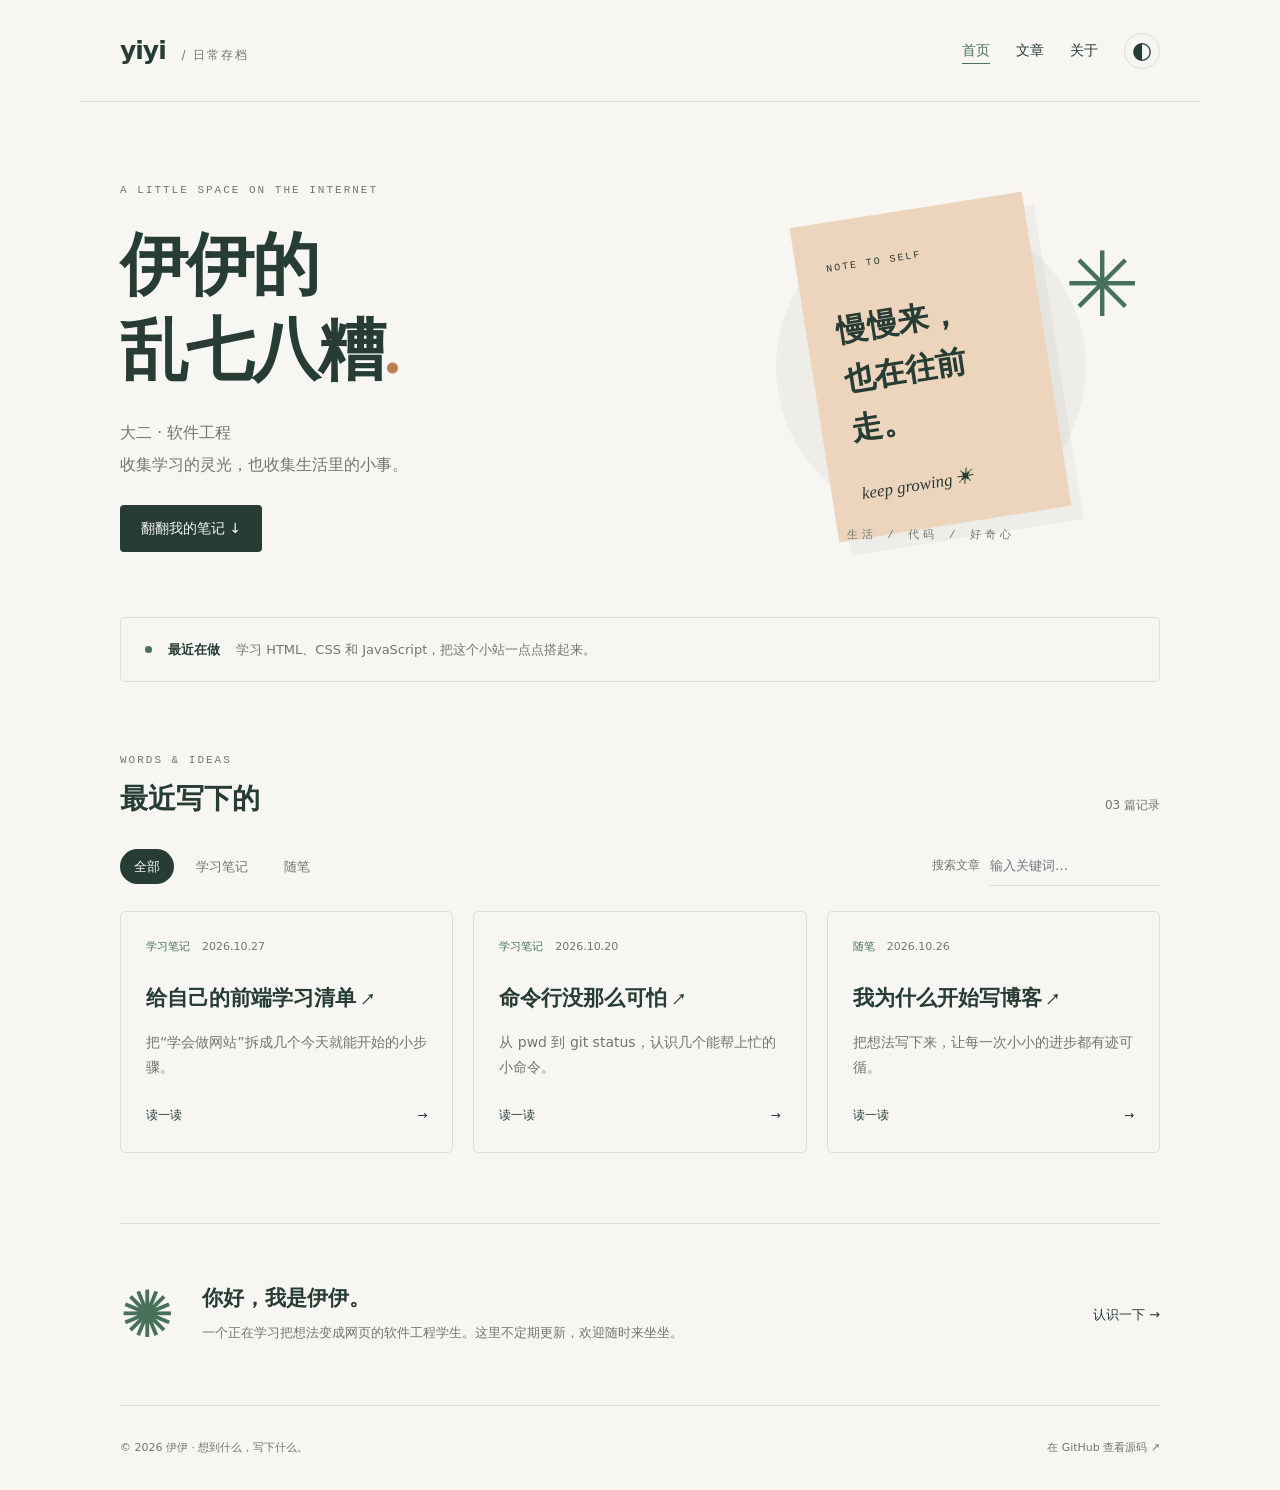
<file: index.html>
<!doctype html>
<html lang="zh-CN"><head><meta charset="UTF-8"><meta name="viewport" content="width=device-width, initial-scale=1"><meta name="description" content="伊伊的个人博客：记录前端学习、生活碎片与成长。"><title>首页 · 伊伊的乱七八糟</title><link rel="stylesheet" href="./style.css"><script src="./script.js" defer></script></head>
<body><a class="skip" href="#main">跳到正文</a><header class="nav wrap"><a class="brand" href="./index.html">yiyi<span> / 日常存档</span></a><nav aria-label="主导航"><a aria-current="page" href="./index.html">首页</a><a href="./index.html#writing">文章</a><a  href="./about.html">关于</a><button id="theme" type="button" aria-label="切换深色模式" aria-pressed="false">◐</button></nav></header>
<main id="main" class="wrap"><section class="hero"><div><p class="eyebrow">A LITTLE SPACE ON THE INTERNET</p><h1>伊伊的<br>乱七八糟<span class="dot">.</span></h1><p class="intro">大二 · 软件工程<br>收集学习的灵光，也收集生活里的小事。</p><a class="button" href="#writing">翻翻我的笔记 ↓</a></div><div class="art" aria-hidden="true"><div class="orbit"></div><div class="paper"><span>NOTE TO SELF</span><strong>慢慢来，<br>也在往前走。</strong><i>keep growing ✳</i></div><span class="spark">✳</span><span class="art-label">生活 / 代码 / 好奇心</span></div></section><section class="now"><span class="status-dot"></span><strong>最近在做</strong><p>学习 HTML、CSS 和 JavaScript，把这个小站一点点搭起来。</p></section><section id="writing" class="writing"><div class="section-heading"><div><p class="eyebrow">WORDS & IDEAS</p><h2>最近写下的</h2></div><span>03 篇记录</span></div><div class="tools"><div class="filters" role="group" aria-label="文章分类"><button type="button" data-filter="全部" aria-pressed="true">全部</button><button type="button" data-filter="学习笔记" aria-pressed="false">学习笔记</button><button type="button" data-filter="随笔" aria-pressed="false">随笔</button></div><label class="search">搜索文章<input id="search" type="search" placeholder="输入关键词…"></label></div><p id="results" class="sr-only" aria-live="polite"></p><div class="post-grid"><article class="post-card" data-category="学习笔记"><div class="meta"><span>学习笔记</span><time datetime="2026-10-27">2026.10.27</time></div><h3><a href="./posts/small-steps.html">给自己的前端学习清单<span aria-hidden="true"> ↗</span></a></h3><p>把“学会做网站”拆成几个今天就能开始的小步骤。</p><a class="read" href="./posts/small-steps.html">读一读 <span aria-hidden="true">→</span></a></article><article class="post-card" data-category="学习笔记"><div class="meta"><span>学习笔记</span><time datetime="2026-10-20">2026.10.20</time></div><h3><a href="./posts/terminal.html">命令行没那么可怕<span aria-hidden="true"> ↗</span></a></h3><p>从 pwd 到 git status，认识几个能帮上忙的小命令。</p><a class="read" href="./posts/terminal.html">读一读 <span aria-hidden="true">→</span></a></article><article class="post-card" data-category="随笔"><div class="meta"><span>随笔</span><time datetime="2026-10-26">2026.10.26</time></div><h3><a href="./posts/hello.html">我为什么开始写博客<span aria-hidden="true"> ↗</span></a></h3><p>把想法写下来，让每一次小小的进步都有迹可循。</p><a class="read" href="./posts/hello.html">读一读 <span aria-hidden="true">→</span></a></article></div><p id="empty" hidden>还没有找到相关文章，试试其他关键词吧。</p></section><section class="about-strip"><span class="flower" aria-hidden="true">✺</span><div><h2>你好，我是伊伊。</h2><p>一个正在学习把想法变成网页的软件工程学生。这里不定期更新，欢迎随时来坐坐。</p></div><a href="./about.html">认识一下 →</a></section></main><footer class="wrap footer"><span>© 2026 伊伊 · 想到什么，写下什么。</span><a href="https://github.com/annabelleQAQ/my-blog">在 GitHub 查看源码 ↗</a></footer></body></html>
</file>
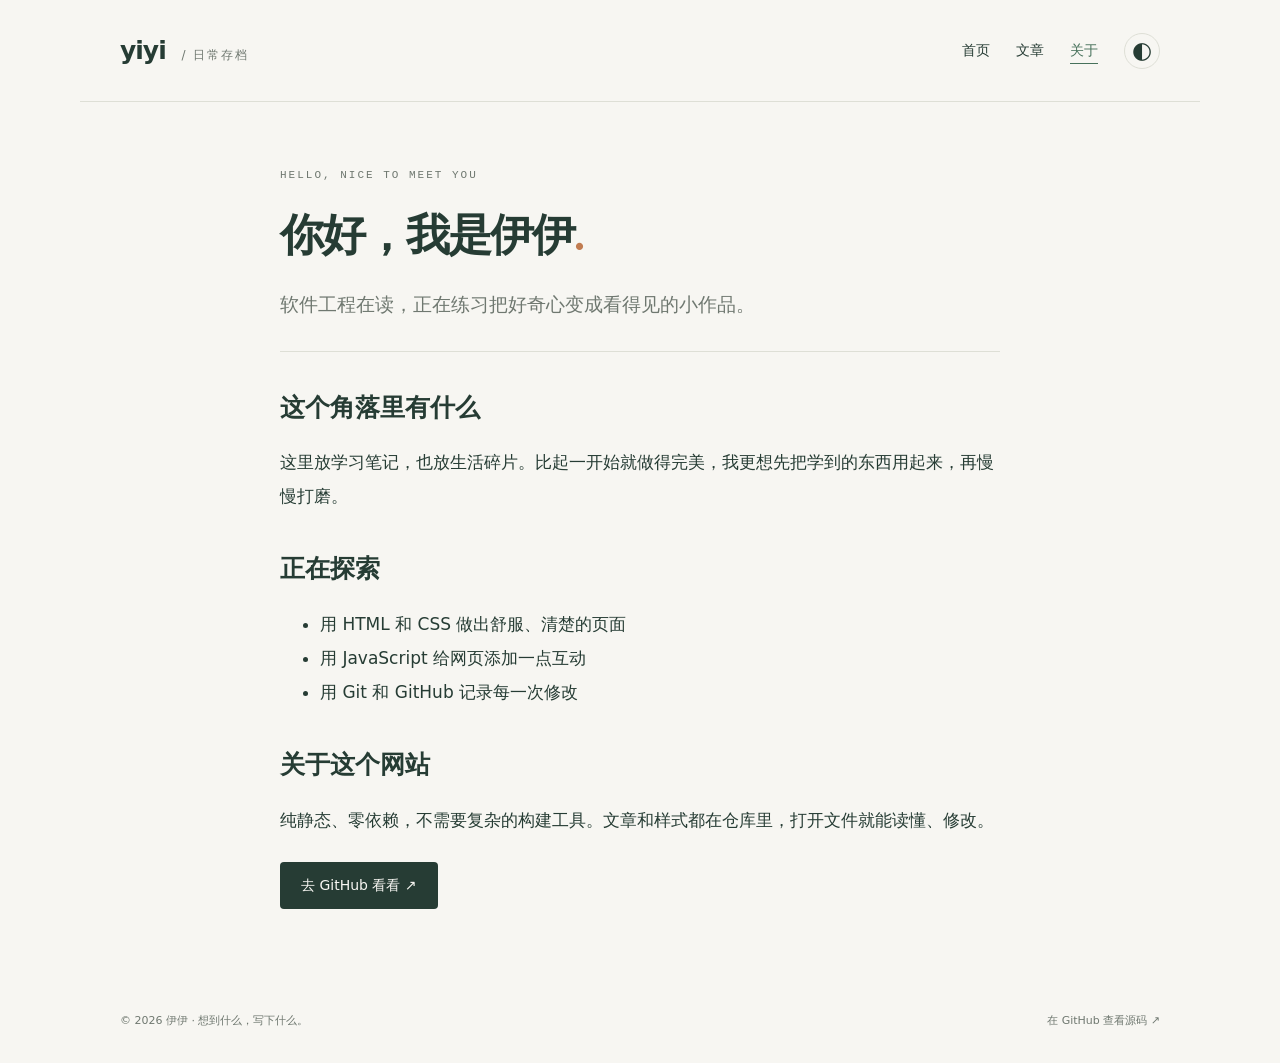
<file: about.html>
<!doctype html>
<html lang="zh-CN"><head><meta charset="UTF-8"><meta name="viewport" content="width=device-width, initial-scale=1"><meta name="description" content="伊伊的个人博客：记录前端学习、生活碎片与成长。"><title>关于我 · 伊伊的乱七八糟</title><link rel="stylesheet" href="./style.css"><script src="./script.js" defer></script></head>
<body><a class="skip" href="#main">跳到正文</a><header class="nav wrap"><a class="brand" href="./index.html">yiyi<span> / 日常存档</span></a><nav aria-label="主导航"><a  href="./index.html">首页</a><a href="./index.html#writing">文章</a><a aria-current="page" href="./about.html">关于</a><button id="theme" type="button" aria-label="切换深色模式" aria-pressed="false">◐</button></nav></header>
<main id="main" class="wrap prose"><p class="eyebrow">HELLO, NICE TO MEET YOU</p><h1>你好，我是伊伊<span class="dot">.</span></h1><p class="lead">软件工程在读，正在练习把好奇心变成看得见的小作品。</p><div class="article-body"><h2>这个角落里有什么</h2><p>这里放学习笔记，也放生活碎片。比起一开始就做得完美，我更想先把学到的东西用起来，再慢慢打磨。</p><h2>正在探索</h2><ul><li>用 HTML 和 CSS 做出舒服、清楚的页面</li><li>用 JavaScript 给网页添加一点互动</li><li>用 Git 和 GitHub 记录每一次修改</li></ul><h2>关于这个网站</h2><p>纯静态、零依赖，不需要复杂的构建工具。文章和样式都在仓库里，打开文件就能读懂、修改。</p></div><a class="button" href="https://github.com/annabelleQAQ/my-blog">去 GitHub 看看 ↗</a></main><footer class="wrap footer"><span>© 2026 伊伊 · 想到什么，写下什么。</span><a href="https://github.com/annabelleQAQ/my-blog">在 GitHub 查看源码 ↗</a></footer></body></html>
</file>
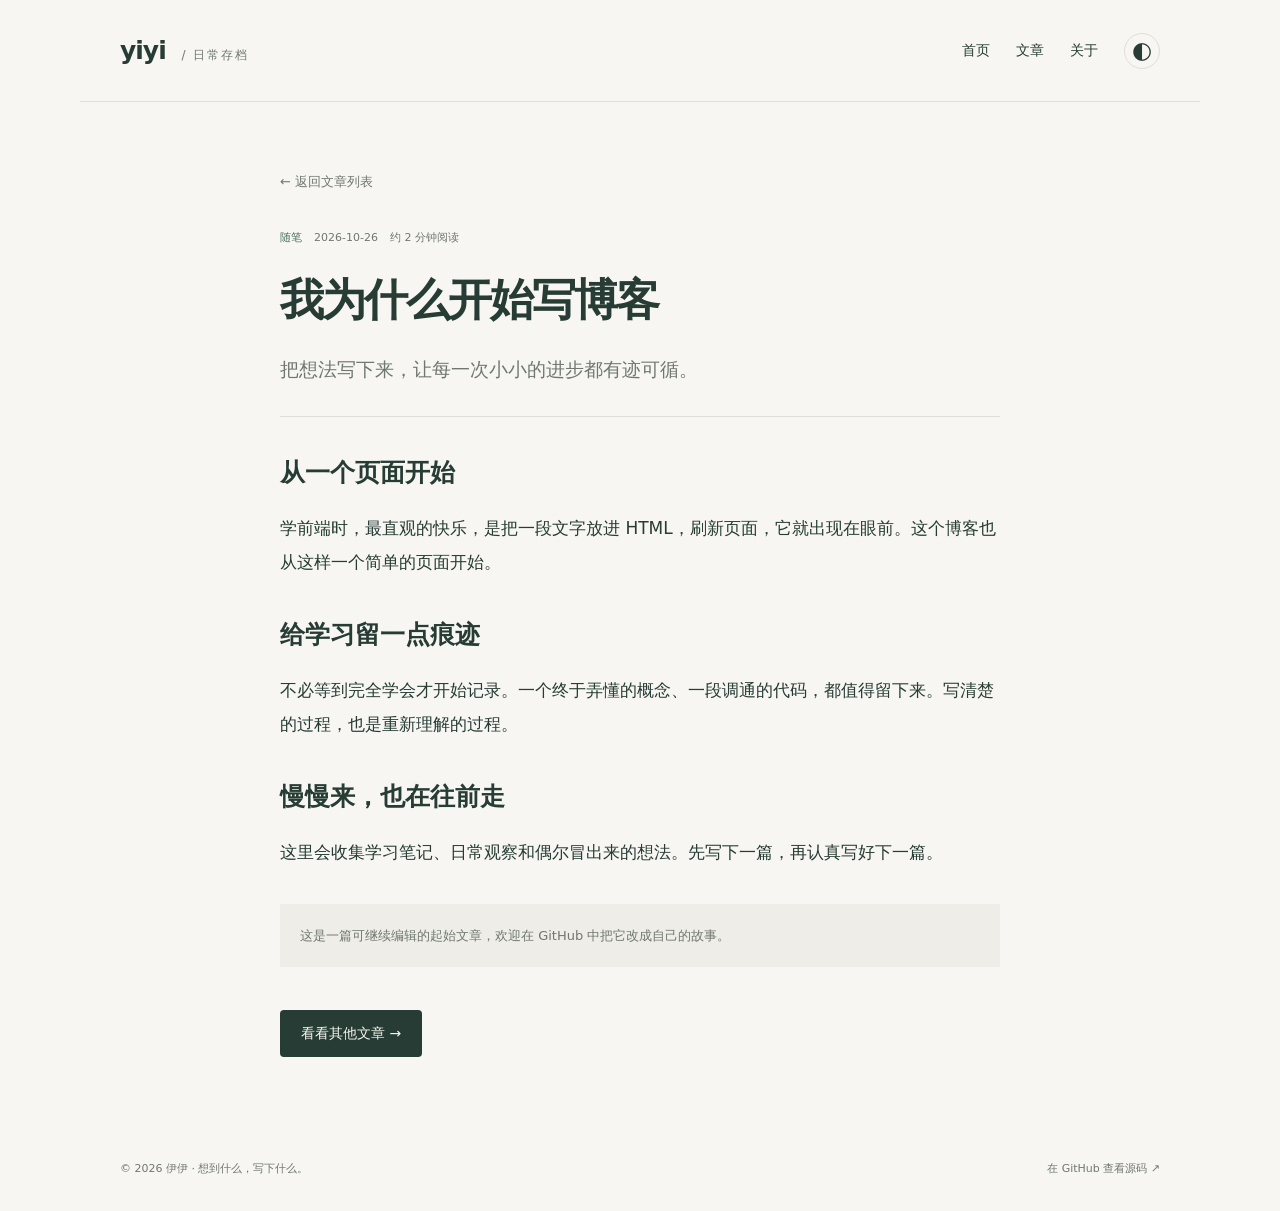
<file: posts/hello.html>
<!doctype html>
<html lang="zh-CN"><head><meta charset="UTF-8"><meta name="viewport" content="width=device-width, initial-scale=1"><meta name="description" content="伊伊的个人博客：记录前端学习、生活碎片与成长。"><title>我为什么开始写博客 · 伊伊的乱七八糟</title><link rel="stylesheet" href="../style.css"><script src="../script.js" defer></script></head>
<body><a class="skip" href="#main">跳到正文</a><header class="nav wrap"><a class="brand" href="../index.html">yiyi<span> / 日常存档</span></a><nav aria-label="主导航"><a  href="../index.html">首页</a><a href="../index.html#writing">文章</a><a  href="../about.html">关于</a><button id="theme" type="button" aria-label="切换深色模式" aria-pressed="false">◐</button></nav></header>
<main id="main" class="wrap prose"><a class="back" href="../index.html#writing">← 返回文章列表</a><div class="meta"><span>随笔</span><time datetime="2026-10-26">2026-10-26</time><span>约 2 分钟阅读</span></div><h1>我为什么开始写博客</h1><p class="lead">把想法写下来，让每一次小小的进步都有迹可循。</p><div class="article-body"><h2>从一个页面开始</h2><p>学前端时，最直观的快乐，是把一段文字放进 HTML，刷新页面，它就出现在眼前。这个博客也从这样一个简单的页面开始。</p><h2>给学习留一点痕迹</h2><p>不必等到完全学会才开始记录。一个终于弄懂的概念、一段调通的代码，都值得留下来。写清楚的过程，也是重新理解的过程。</p><h2>慢慢来，也在往前走</h2><p>这里会收集学习笔记、日常观察和偶尔冒出来的想法。先写下一篇，再认真写好下一篇。</p></div><aside class="note">这是一篇可继续编辑的起始文章，欢迎在 GitHub 中把它改成自己的故事。</aside><a class="button" href="../index.html#writing">看看其他文章 →</a></main><footer class="wrap footer"><span>© 2026 伊伊 · 想到什么，写下什么。</span><a href="https://github.com/annabelleQAQ/my-blog">在 GitHub 查看源码 ↗</a></footer></body></html>
</file>
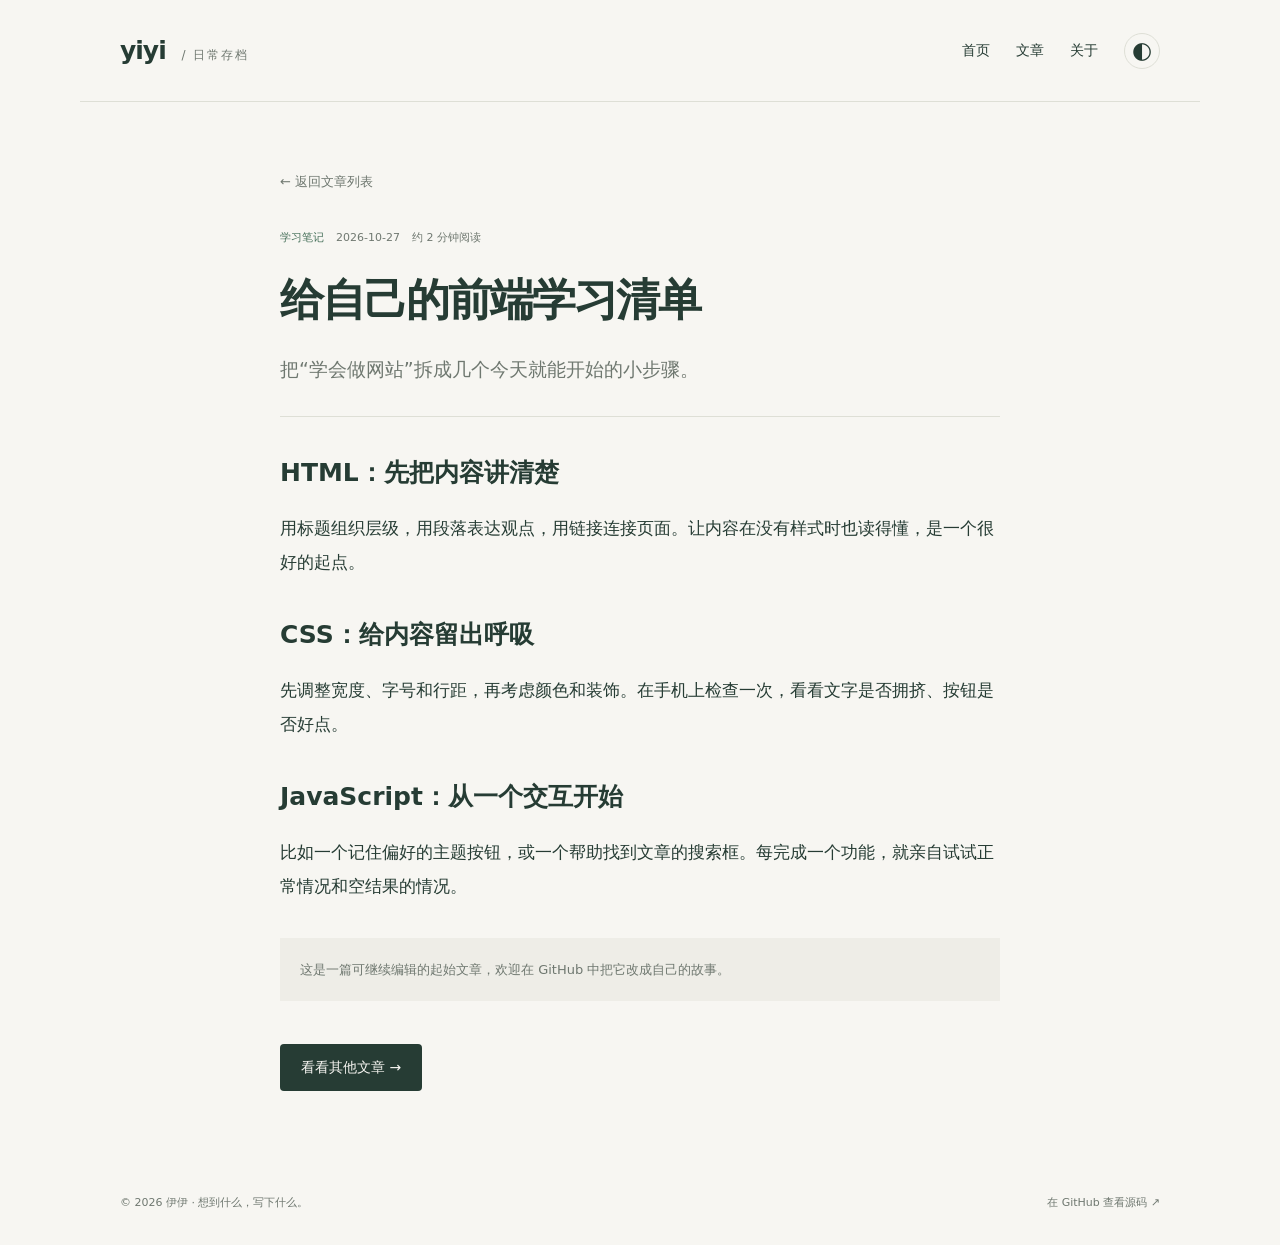
<file: posts/small-steps.html>
<!doctype html>
<html lang="zh-CN"><head><meta charset="UTF-8"><meta name="viewport" content="width=device-width, initial-scale=1"><meta name="description" content="伊伊的个人博客：记录前端学习、生活碎片与成长。"><title>给自己的前端学习清单 · 伊伊的乱七八糟</title><link rel="stylesheet" href="../style.css"><script src="../script.js" defer></script></head>
<body><a class="skip" href="#main">跳到正文</a><header class="nav wrap"><a class="brand" href="../index.html">yiyi<span> / 日常存档</span></a><nav aria-label="主导航"><a  href="../index.html">首页</a><a href="../index.html#writing">文章</a><a  href="../about.html">关于</a><button id="theme" type="button" aria-label="切换深色模式" aria-pressed="false">◐</button></nav></header>
<main id="main" class="wrap prose"><a class="back" href="../index.html#writing">← 返回文章列表</a><div class="meta"><span>学习笔记</span><time datetime="2026-10-27">2026-10-27</time><span>约 2 分钟阅读</span></div><h1>给自己的前端学习清单</h1><p class="lead">把“学会做网站”拆成几个今天就能开始的小步骤。</p><div class="article-body"><h2>HTML：先把内容讲清楚</h2><p>用标题组织层级，用段落表达观点，用链接连接页面。让内容在没有样式时也读得懂，是一个很好的起点。</p><h2>CSS：给内容留出呼吸</h2><p>先调整宽度、字号和行距，再考虑颜色和装饰。在手机上检查一次，看看文字是否拥挤、按钮是否好点。</p><h2>JavaScript：从一个交互开始</h2><p>比如一个记住偏好的主题按钮，或一个帮助找到文章的搜索框。每完成一个功能，就亲自试试正常情况和空结果的情况。</p></div><aside class="note">这是一篇可继续编辑的起始文章，欢迎在 GitHub 中把它改成自己的故事。</aside><a class="button" href="../index.html#writing">看看其他文章 →</a></main><footer class="wrap footer"><span>© 2026 伊伊 · 想到什么，写下什么。</span><a href="https://github.com/annabelleQAQ/my-blog">在 GitHub 查看源码 ↗</a></footer></body></html>
</file>
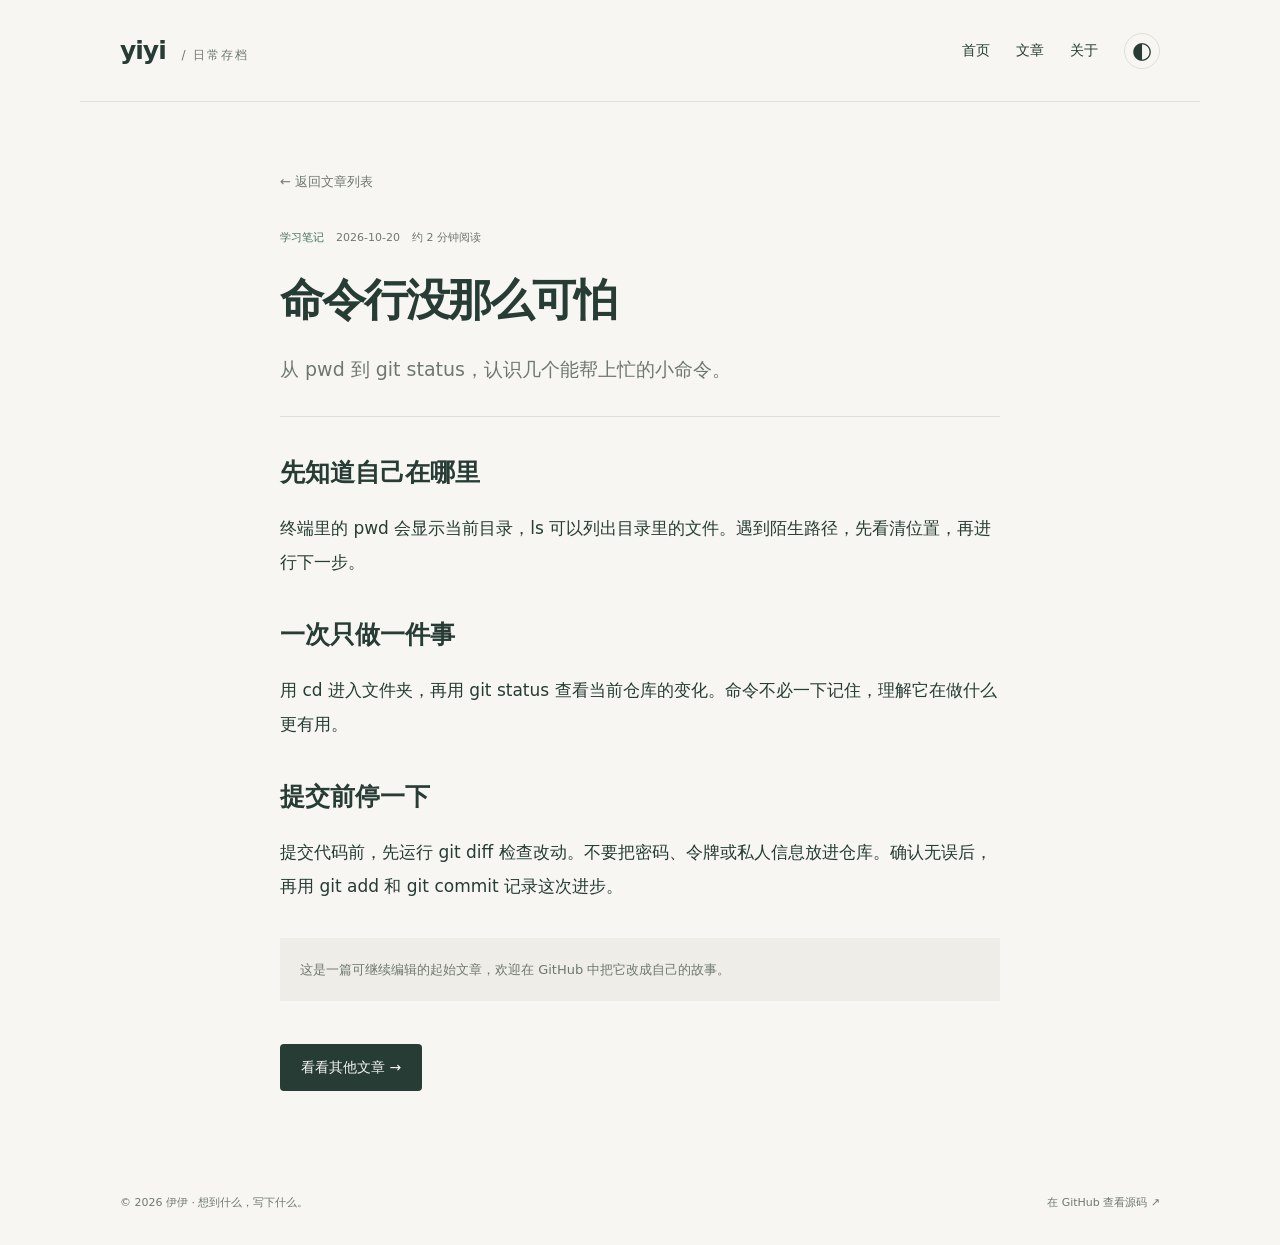
<file: posts/terminal.html>
<!doctype html>
<html lang="zh-CN"><head><meta charset="UTF-8"><meta name="viewport" content="width=device-width, initial-scale=1"><meta name="description" content="伊伊的个人博客：记录前端学习、生活碎片与成长。"><title>命令行没那么可怕 · 伊伊的乱七八糟</title><link rel="stylesheet" href="../style.css"><script src="../script.js" defer></script></head>
<body><a class="skip" href="#main">跳到正文</a><header class="nav wrap"><a class="brand" href="../index.html">yiyi<span> / 日常存档</span></a><nav aria-label="主导航"><a  href="../index.html">首页</a><a href="../index.html#writing">文章</a><a  href="../about.html">关于</a><button id="theme" type="button" aria-label="切换深色模式" aria-pressed="false">◐</button></nav></header>
<main id="main" class="wrap prose"><a class="back" href="../index.html#writing">← 返回文章列表</a><div class="meta"><span>学习笔记</span><time datetime="2026-10-20">2026-10-20</time><span>约 2 分钟阅读</span></div><h1>命令行没那么可怕</h1><p class="lead">从 pwd 到 git status，认识几个能帮上忙的小命令。</p><div class="article-body"><h2>先知道自己在哪里</h2><p>终端里的 pwd 会显示当前目录，ls 可以列出目录里的文件。遇到陌生路径，先看清位置，再进行下一步。</p><h2>一次只做一件事</h2><p>用 cd 进入文件夹，再用 git status 查看当前仓库的变化。命令不必一下记住，理解它在做什么更有用。</p><h2>提交前停一下</h2><p>提交代码前，先运行 git diff 检查改动。不要把密码、令牌或私人信息放进仓库。确认无误后，再用 git add 和 git commit 记录这次进步。</p></div><aside class="note">这是一篇可继续编辑的起始文章，欢迎在 GitHub 中把它改成自己的故事。</aside><a class="button" href="../index.html#writing">看看其他文章 →</a></main><footer class="wrap footer"><span>© 2026 伊伊 · 想到什么，写下什么。</span><a href="https://github.com/annabelleQAQ/my-blog">在 GitHub 查看源码 ↗</a></footer></body></html>
</file>
<file: style.css>
:root {
  --paper:#f7f6f2;
  --surface:#eeede7;
  --ink:#263c34;
  --muted:#6f7870;
  --accent:#47715b;
  --line:#dedfd6;
  --peach:#edd5bd;
  color-scheme:light
}
* {
  box-sizing:border-box
}
html {
  scroll-behavior:smooth;
  scroll-padding-top:30px
}
body {
  margin:0;
  background:var(--paper);
  color:var(--ink);
  font:16px/1.8 system-ui,-apple-system,"PingFang SC","Microsoft YaHei",sans-serif
}
body.dark {
  --paper:#19251f;
  --surface:#25332b;
  --ink:#e3e9db;
  --muted:#a6b5a7;
  --accent:#a9c9ab;
  --line:#405044;
  --peach:#635142;
  color-scheme:dark
}
a {
  color:inherit;
  text-decoration:none
}
a:hover {
  color:var(--accent)
}
button,input {
  font:inherit
}
button,a,input {
  -webkit-tap-highlight-color:transparent
}
button {
  cursor:pointer
}
a:focus-visible,button:focus-visible,input:focus-visible {
  outline:3px solid var(--accent);
  outline-offset:5px
}
.wrap {
  max-width:1120px;
  margin:auto;
  padding-inline:40px
}
.nav {
  display:flex;
  align-items:center;
  justify-content:space-between;
  padding-top:28px;
  padding-bottom:28px;
  border-bottom:1px solid var(--line)
}
.brand {
  font-size:25px;
  font-weight:800;
  letter-spacing:-1px
}
.brand span {
  font-size:12px;
  font-weight:400;
  letter-spacing:2px;
  margin-left:10px;
  color:var(--muted)
}
nav {
  display:flex;
  gap:26px;
  align-items:center;
  font-size:14px
}
nav [aria-current] {
  color:var(--accent);
  text-decoration:underline;
  text-underline-offset:8px
}
#theme {
  border:1px solid var(--line);
  border-radius:50%;
  width:36px;
  height:36px;
  background:transparent;
  color:var(--ink);
  font-size:23px;
  line-height:1
}
.hero {
  display:grid;
  grid-template-columns:1.2fr 1fr;
  gap:32px;
  align-items:center;
  padding:80px 0 65px
}
.eyebrow {
  font:11px/1.5 monospace;
  letter-spacing:2px;
  color:var(--muted);
  margin:0 0 24px
}
h1,h2,h3,p {
  margin-top:0
}
h1 {
  font-size:clamp(42px,5.5vw,68px);
  line-height:1.25;
  letter-spacing:-2px;
  margin-bottom:24px;
  font-family:Georgia,"Songti SC",serif
}
.dot {
  color:#c17c51
}
.intro {
  color:var(--muted);
  font-size:16px;
  line-height:2
}
.button {
  display:inline-block;
  background:var(--ink);
  color:var(--paper);
  padding:11px 21px;
  border-radius:4px;
  font-size:14px;
  margin-top:8px
}
.button:hover {
  background:var(--accent);
  color:var(--paper)
}
.art {
  height:350px;
  position:relative;
  display:grid;
  place-items:center
}
.orbit {
  position:absolute;
  width:310px;
  height:310px;
  border-radius:50%;
  background:var(--surface)
}
.paper {
  position:relative;
  background:var(--peach);
  color:var(--ink);
  transform:rotate(-9deg);
  width:235px;
  padding:30px;
  box-shadow:10px 15px 0 #263c340b
}
.paper>span {
  font:10px monospace;
  letter-spacing:2px
}
.paper strong {
  display:block;
  font:700 31px/1.6 Georgia,"Songti SC",serif;
  margin:26px 0
}
.paper i {
  font:italic 17px Georgia,serif
}
.spark {
  position:absolute;
  right:20px;
  top:12px;
  font-size:90px;
  color:var(--accent)
}
.art-label {
  position:absolute;
  bottom:0;
  font:11px monospace;
  letter-spacing:4px;
  color:var(--muted)
}
.now {
  display:flex;
  align-items:center;
  gap:16px;
  padding:20px 24px;
  border:1px solid var(--line);
  border-radius:5px;
  font-size:13px
}
.now p {
  margin:0;
  color:var(--muted)
}
.now strong {
  white-space:nowrap
}
.status-dot {
  width:7px;
  height:7px;
  border-radius:50%;
  background:var(--accent);
  flex-shrink:0
}
.writing {
  padding:70px 0
}
.section-heading {
  display:flex;
  justify-content:space-between;
  align-items:end
}
.section-heading .eyebrow {
  margin-bottom:10px
}
h2 {
  font-size:28px;
  line-height:1.4
}
.section-heading>span {
  font-size:12px;
  color:var(--muted);
  padding-bottom:24px
}
.tools {
  display:flex;
  justify-content:space-between;
  gap:20px;
  align-items:center;
  margin:5px 0 25px
}
.filters {
  display:flex;
  gap:8px
}
.filters button {
  background:transparent;
  border:1px solid transparent;
  color:var(--muted);
  padding:5px 13px;
  font-size:13px;
  border-radius:20px
}
.filters button[aria-pressed=true] {
  background:var(--ink);
  color:var(--paper)
}
.search {
  font-size:12px;
  color:var(--muted);
  display:flex;
  align-items:center;
  gap:10px
}
.search input {
  width:170px;
  background:transparent;
  border:0;
  border-bottom:1px solid var(--line);
  padding:8px 0;
  color:var(--ink);
  font-size:13px;
  border-radius:0
}
.post-grid {
  display:grid;
  grid-template-columns:repeat(3,1fr);
  gap:20px
}
.post-card {
  border:1px solid var(--line);
  border-radius:5px;
  padding:25px;
  display:flex;
  flex-direction:column;
  transition:transform .2s,border-color .2s
}
.post-card:hover {
  transform:translateY(-4px);
  border-color:var(--accent)
}
.meta {
  display:flex;
  gap:12px;
  flex-wrap:wrap;
  font-size:11px;
  color:var(--muted);
  margin-bottom:25px
}
.meta>span:first-child {
  color:var(--accent)
}
.post-card h3 {
  font:600 21px/1.6 Georgia,"Songti SC",serif;
  margin-bottom:14px
}
.post-card h3 span {
  font-size:15px
}
.post-card p {
  font-size:14px;
  color:var(--muted);
  margin-bottom:25px
}
.read {
  font-size:12px;
  margin-top:auto
}
.read span {
  float:right
}
.about-strip {
  border-top:1px solid var(--line);
  border-bottom:1px solid var(--line);
  padding:32px 0;
  display:flex;
  align-items:center;
  gap:28px
}
.flower {
  font-size:65px;
  color:var(--accent)
}
.about-strip h2 {
  font-size:21px;
  margin:0 0 8px
}
.about-strip p {
  font-size:13px;
  color:var(--muted);
  margin:0
}
.about-strip>a {
  white-space:nowrap;
  margin-left:auto;
  font-size:13px
}
.footer {
  padding-top:32px;
  padding-bottom:32px;
  display:flex;
  justify-content:space-between;
  gap:15px;
  font-size:11px;
  color:var(--muted)
}
.prose {
  max-width:800px;
  padding-top:65px;
  padding-bottom:70px
}
.prose h1 {
  font-size:44px;
  margin-top:20px
}
.back {
  display:inline-block;
  font-size:13px;
  margin-bottom:35px;
  color:var(--muted)
}
.lead {
  font-size:19px;
  color:var(--muted);
  border-bottom:1px solid var(--line);
  padding-bottom:30px
}
.article-body {
  font-size:17px;
  line-height:2
}
.article-body h2 {
  margin-top:38px;
  font-size:25px
}
.note {
  padding:20px;
  background:var(--surface);
  font-size:13px;
  color:var(--muted);
  margin:35px 0
}
.skip {
  position:absolute;
  top:-100px;
  padding:10px;
  background:var(--paper);
  z-index:10
}
.skip:focus {
  top:10px
}
.sr-only {
  position:absolute;
  width:1px;
  height:1px;
  padding:0;
  overflow:hidden;
  clip:rect(0,0,0,0);
  white-space:nowrap
}
[hidden] {
  display:none!important
}
@media(max-width:760px) {
  .wrap {
    padding-inline:22px
  }
  .brand span {
    display:none
  }
  nav {
    gap:18px
  }
  .hero {
    grid-template-columns:1fr;
    padding:50px 0 35px;
    gap:10px
  }
  .hero h1 {
    font-size:52px
  }
  .art {
    height:290px
  }
  .orbit {
    width:250px;
    height:250px
  }
  .paper {
    width:210px;
    padding:22px
  }
  .paper strong {
    font-size:27px;
    margin:20px 0
  }
  .spark {
    right:calc(50% - 155px);
    font-size:70px
  }
  .now {
    align-items:baseline;
    flex-wrap:wrap;
    gap:8px 12px;
    padding:16px
  }
  .now p {
    width:100%
  }
  .writing {
    padding:45px 0
  }
  .tools {
    align-items:start;
    flex-direction:column
  }
  .post-grid {
    grid-template-columns:1fr
  }
  .post-card {
    padding:24px
  }
  .meta {
    margin-bottom:16px
  }
  .search {
    width:100%
  }
  .search input {
    flex:1
  }
  .about-strip {
    gap:15px;
    flex-wrap:wrap
  }
  .flower {
    font-size:44px
  }
  .about-strip>div {
    flex:1
  }
  .about-strip>a {
    margin-left:58px
  }
  .footer {
    flex-direction:column;
    gap:4px
  }
  .prose h1 {
    font-size:34px
  }
  .prose {
    padding-top:40px
  }
  .section-heading>span {
    white-space:nowrap
  }
  h2 {
    font-size:25px
  }

}
@media(prefers-reduced-motion:reduce) {
  html {
    scroll-behavior:auto
  }
  * {
    transition:none!important
  }

}
</file>
